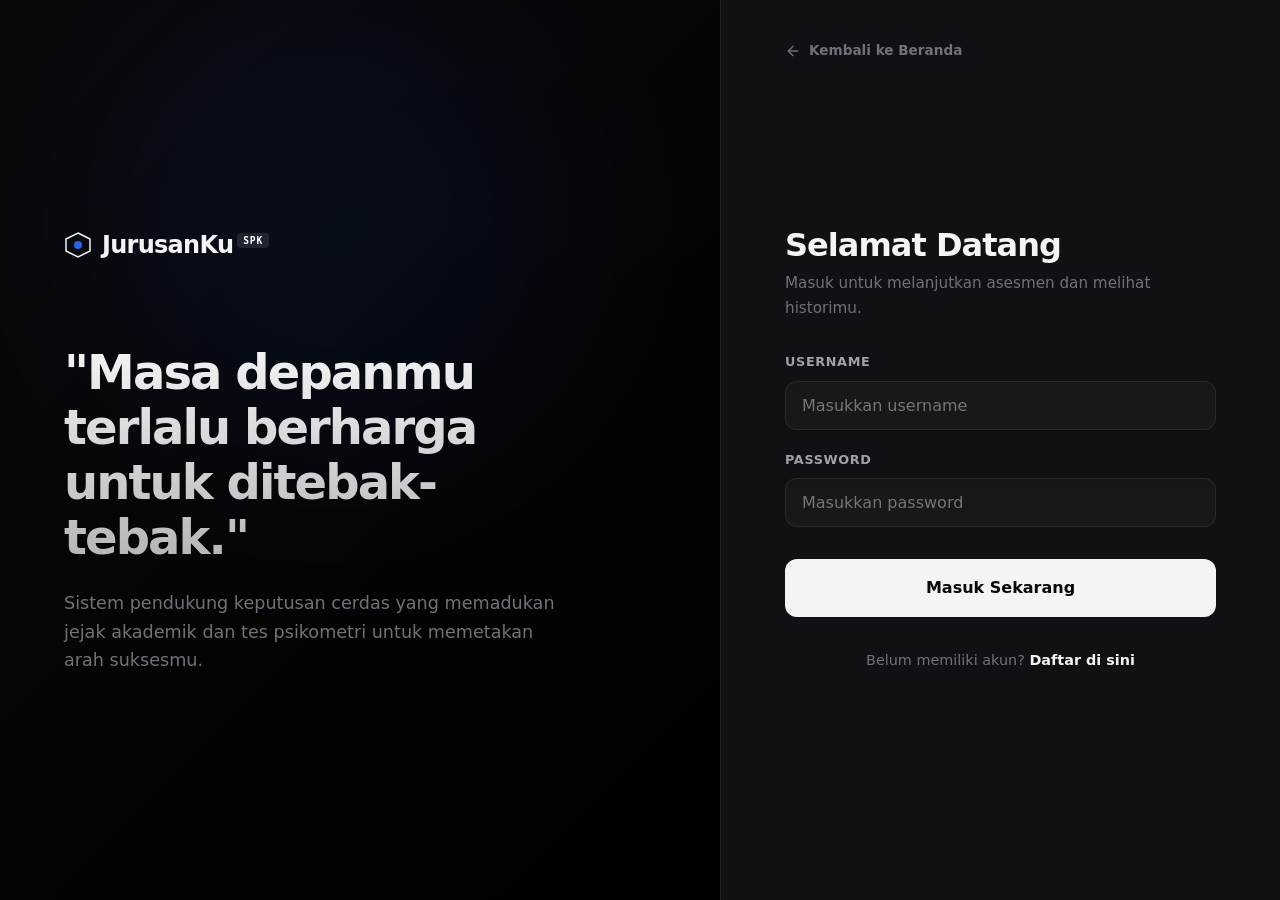
<file: auth.html>
<!DOCTYPE html>
<html lang="id">
<head>
  <meta charset="UTF-8">
  <meta name="viewport" content="width=device-width, initial-scale=1.0">
  <title>Masuk / Daftar - SPK JurusanKu</title>
  
  <!-- Fonts -->
  <link rel="preconnect" href="https://fonts.googleapis.com">
  <link rel="preconnect" href="https://fonts.gstatic.com" crossorigin>
  <link href="https://fonts.googleapis.com/css2?family=Plus+Jakarta+Sans:ital,wght@0,400;0,500;0,600;0,700;0,800;1,400;1,600&family=Space+Mono:ital,wght@0,400;0,700;1,400&display=swap" rel="stylesheet">
  
  <link rel="stylesheet" href="css/style.css">
  
  <style>
    /* Premium Auth Page Styles */
    body {
      margin: 0;
      height: 100vh;
      overflow: hidden;
      display: flex;
      background: var(--bg-base);
    }
    .auth-container {
      display: flex;
      width: 100%;
      height: 100%;
    }
    
    /* Left Side: Branding & Visuals */
    .auth-left {
      flex: 1.2;
      background: linear-gradient(135deg, var(--bg-base) 0%, #000000 100%);
      display: flex;
      flex-direction: column;
      justify-content: center;
      padding: 64px;
      position: relative;
      overflow: hidden;
    }
    :root[data-theme="light"] .auth-left {
      background: linear-gradient(135deg, #f8fafc 0%, #e2e8f0 100%);
    }
    .auth-left::before {
      content: '';
      position: absolute;
      top: -20%; left: -10%;
      width: 800px; height: 800px;
      background: radial-gradient(circle, var(--accent-sapphire) 0%, transparent 60%);
      opacity: 0.12;
      filter: blur(100px);
      animation: pulseGlow 8s ease-in-out infinite alternate;
    }
    @keyframes pulseGlow {
      0% { opacity: 0.08; transform: scale(0.95); }
      100% { opacity: 0.15; transform: scale(1.05); }
    }
    .auth-left-content {
      position: relative;
      z-index: 2;
      max-width: 500px;
    }
    .auth-quote {
      font-size: 3rem;
      font-weight: 800;
      line-height: 1.15;
      margin-bottom: 24px;
      letter-spacing: -0.04em;
      background: linear-gradient(180deg, var(--text-primary) 0%, rgba(255,255,255,0.7) 100%);
      -webkit-background-clip: text;
      -webkit-text-fill-color: transparent;
    }
    :root[data-theme="light"] .auth-quote {
      background: linear-gradient(180deg, var(--text-primary) 0%, rgba(0,0,0,0.6) 100%);
      -webkit-background-clip: text;
    }
    .auth-author {
      font-size: 1.1rem;
      color: var(--text-muted);
      line-height: 1.6;
    }

    /* Right Side: Form Area */
    .auth-right {
      flex: 1;
      max-width: 560px;
      background: var(--bg-elevated);
      padding: 48px 64px;
      display: flex;
      flex-direction: column;
      justify-content: center;
      border-left: 1px solid var(--surface-border);
      position: relative;
    }
    .auth-box {
      width: 100%;
      animation: formFade 0.6s var(--ease-out-expo) forwards;
      opacity: 0;
      transform: translateY(10px);
    }
    @keyframes formFade {
      to { opacity: 1; transform: translateY(0); }
    }
    
    .auth-back {
      position: absolute;
      top: 40px;
      left: 64px;
      color: var(--text-muted);
      text-decoration: none;
      font-size: 0.85rem;
      font-weight: 600;
      display: inline-flex;
      align-items: center;
      gap: 8px;
      transition: all 0.2s;
    }
    .auth-back:hover { 
      color: var(--text-primary);
      transform: translateX(-4px);
    }

    /* Premium Form Elements */
    .auth-title {
      font-size: 2rem;
      font-weight: 700;
      letter-spacing: -0.03em;
      margin-bottom: 8px;
      color: var(--text-primary);
    }
    .auth-subtitle {
      font-size: 0.95rem;
      color: var(--text-muted);
      margin-bottom: 32px;
    }
    
    .premium-group {
      margin-bottom: 20px;
      position: relative;
    }
    .premium-label {
      display: block;
      font-size: 0.8rem;
      font-weight: 600;
      color: var(--text-secondary);
      margin-bottom: 8px;
      text-transform: uppercase;
      letter-spacing: 0.05em;
    }
    .premium-input {
      width: 100%;
      background: var(--bg-card);
      border: 1px solid var(--surface-border);
      color: var(--text-primary);
      padding: 14px 16px;
      border-radius: 12px;
      font-size: 1rem;
      font-family: var(--font-sans);
      transition: all 0.3s var(--ease-out-expo);
      box-shadow: inset 0 2px 4px rgba(0,0,0,0.02);
    }
    .premium-input:focus {
      outline: none;
      border-color: var(--accent-sapphire);
      background: var(--bg-card-hover);
      box-shadow: 0 0 0 4px rgba(37, 99, 235, 0.1);
    }
    .premium-select {
      appearance: none;
      background-image: url('data:image/svg+xml;charset=US-ASCII,<svg width="14" height="8" viewBox="0 0 14 8" fill="none" xmlns="http://www.w3.org/2000/svg"><path d="M1 1L7 7L13 1" stroke="%2364748b" stroke-width="2" stroke-linecap="round" stroke-linejoin="round"/></svg>');
      background-repeat: no-repeat;
      background-position: right 16px center;
    }
    
    .premium-btn {
      width: 100%;
      background: var(--text-primary);
      color: var(--bg-base);
      border: none;
      padding: 16px;
      border-radius: 12px;
      font-size: 1rem;
      font-weight: 600;
      cursor: pointer;
      transition: all 0.3s var(--ease-spring);
      margin-top: 12px;
      position: relative;
      overflow: hidden;
    }
    .premium-btn:hover {
      transform: translateY(-2px);
      box-shadow: 0 8px 20px rgba(0,0,0,0.15);
    }
    .premium-btn:active {
      transform: translateY(0);
    }
    :root[data-theme="light"] .premium-btn {
      background: var(--text-primary);
      color: #fff;
    }
    :root[data-theme="light"] .premium-btn:hover {
      box-shadow: 0 8px 20px rgba(15,23,42,0.2);
    }

    .auth-footer {
      margin-top: 32px;
      text-align: center;
      font-size: 0.9rem;
      color: var(--text-muted);
    }
    .auth-link {
      color: var(--text-primary);
      font-weight: 600;
      text-decoration: none;
      position: relative;
    }
    .auth-link::after {
      content: '';
      position: absolute;
      bottom: -2px; left: 0;
      width: 100%; height: 1px;
      background: var(--text-primary);
      transform: scaleX(0);
      transform-origin: right;
      transition: transform 0.3s var(--ease-out-expo);
    }
    .auth-link:hover::after {
      transform: scaleX(1);
      transform-origin: left;
    }

    .error-badge {
      display: none;
      background: rgba(239, 68, 68, 0.1);
      border: 1px solid rgba(239, 68, 68, 0.2);
      color: #ef4444;
      padding: 12px 16px;
      border-radius: 8px;
      font-size: 0.85rem;
      font-weight: 500;
      margin-bottom: 20px;
      animation: shake 0.4s var(--ease-spring);
    }
    @keyframes shake {
      0%, 100% { transform: translateX(0); }
      25% { transform: translateX(-4px); }
      75% { transform: translateX(4px); }
    }

    @media (max-width: 900px) {
      .auth-left { display: none; }
      .auth-right { max-width: 100%; padding: 32px 24px; border-left: none; }
      .auth-back { left: 24px; top: 24px; }
    }
  </style>
</head>
<body data-theme="dark">
  <div class="auth-container">
    <div class="auth-left">
      <div class="auth-left-content">
        <a href="index.html" class="nav-logo" style="margin-bottom: 80px; display: inline-flex;">
          <span class="logo-mark">
            <svg width="28" height="28" viewBox="0 0 28 28" fill="none">
              <path d="M14 2L26 8V20L14 26L2 20V8L14 2Z" stroke="var(--text-primary)" stroke-width="1.5" fill="none"/>
              <circle cx="14" cy="14" r="4" fill="var(--accent-sapphire)"/>
            </svg>
          </span>
          <span class="logo-text" style="font-size: 1.5rem;">JurusanKu<span class="logo-spk">SPK</span></span>
        </a>
        <div class="auth-quote">"Masa depanmu terlalu berharga untuk ditebak-tebak."</div>
        <div class="auth-author">Sistem pendukung keputusan cerdas yang memadukan jejak akademik dan tes psikometri untuk memetakan arah suksesmu.</div>
      </div>
    </div>
    
    <div class="auth-right">
      <a href="index.html" class="auth-back">
        <svg width="16" height="16" viewBox="0 0 24 24" fill="none" stroke="currentColor" stroke-width="2" stroke-linecap="round" stroke-linejoin="round"><line x1="19" y1="12" x2="5" y2="12"></line><polyline points="12 19 5 12 12 5"></polyline></svg>
        Kembali ke Beranda
      </a>
      
      <!-- LOGIN VIEW -->
      <div id="login-view" class="auth-box">
        <h2 class="auth-title">Selamat Datang</h2>
        <p class="auth-subtitle">Masuk untuk melanjutkan asesmen dan melihat historimu.</p>
        
        <div id="login-error" class="error-badge"></div>
        
        <form id="login-form" onsubmit="handleAuthPageLogin(event)">
          <div class="premium-group">
            <label class="premium-label">Username</label>
            <input type="text" id="login-username" class="premium-input" placeholder="Masukkan username" required autocomplete="username">
          </div>
          <div class="premium-group">
            <label class="premium-label">Password</label>
            <input type="password" id="login-password" class="premium-input" placeholder="Masukkan password" required autocomplete="current-password">
          </div>
          <button type="submit" class="premium-btn">Masuk Sekarang</button>
        </form>
        <div class="auth-footer">
          Belum memiliki akun? <a href="#" class="auth-link" onclick="toggleAuthView('register'); return false;">Daftar di sini</a>
        </div>
      </div>

      <!-- REGISTER VIEW -->
      <div id="register-view" class="auth-box" style="display: none;">
        <h2 class="auth-title">Buat Akun Baru</h2>
        <p class="auth-subtitle">Simpan progress nilaimu dan temukan prodi terbaik.</p>
        
        <div id="reg-error" class="error-badge"></div>
        
        <form id="register-form" onsubmit="handleAuthPageRegister(event)">
          <div class="premium-group">
            <label class="premium-label">Nama Lengkap</label>
            <input type="text" id="reg-name" class="premium-input" placeholder="Misal: Budi Santoso" required autocomplete="name">
          </div>
          <div class="premium-group">
            <label class="premium-label">Jalur Sekolah Asal</label>
            <select id="reg-track" class="premium-input premium-select" required>
              <option value="" disabled selected>Pilih asal sekolah</option>
              <option value="sma_ipa">SMA IPA</option>
              <option value="sma_ips">SMA IPS</option>
              <option value="smk_teknik">SMK Teknik</option>
              <option value="smk_bisnis">SMK Bisnis / Pariwisata</option>
            </select>
          </div>
          <div class="premium-group">
            <label class="premium-label">Username</label>
            <input type="text" id="reg-username" class="premium-input" placeholder="Buat username unik" required autocomplete="username">
          </div>
          <div class="premium-group">
            <label class="premium-label">Password</label>
            <input type="password" id="reg-password" class="premium-input" placeholder="Buat password" required autocomplete="new-password">
          </div>
          <button type="submit" class="premium-btn">Daftar Sekarang</button>
        </form>
        <div class="auth-footer">
          Sudah punya akun? <a href="#" class="auth-link" onclick="toggleAuthView('login'); return false;">Login di sini</a>
        </div>
      </div>
    </div>
  </div>

  <script src="js/auth.js"></script>
  <script>
    document.addEventListener('DOMContentLoaded', () => {
      if (typeof auth !== 'undefined' && auth.getCurrentUser()) {
        window.location.href = 'app.html';
      }
      
      const savedTheme = localStorage.getItem('theme'); // Fixed from spk_theme to theme to match index.html
      if (savedTheme) {
        document.documentElement.setAttribute('data-theme', savedTheme);
      }
    });

    function toggleAuthView(view) {
      const loginView = document.getElementById('login-view');
      const registerView = document.getElementById('register-view');
      
      // Reset animations by cloning
      const resetAnimation = (el) => {
        el.style.animation = 'none';
        el.offsetHeight; // trigger reflow
        el.style.animation = null; 
      };

      if (view === 'login') {
        loginView.style.display = 'block';
        resetAnimation(loginView);
        registerView.style.display = 'none';
      } else {
        loginView.style.display = 'none';
        registerView.style.display = 'block';
        resetAnimation(registerView);
      }
    }

    function handleAuthPageLogin(e) {
      e.preventDefault();
      const userEl = document.getElementById('login-username');
      const passEl = document.getElementById('login-password');
      const errorEl = document.getElementById('login-error');
      
      const res = auth.login(userEl.value, passEl.value);
      if (res.success) {
        window.location.href = 'app.html';
      } else {
        errorEl.textContent = res.message;
        errorEl.style.display = 'block';
        // Re-trigger shake
        errorEl.style.animation = 'none';
        errorEl.offsetHeight;
        errorEl.style.animation = null;
      }
    }

    function handleAuthPageRegister(e) {
      e.preventDefault();
      const nameEl = document.getElementById('reg-name');
      const trackEl = document.getElementById('reg-track');
      const userEl = document.getElementById('reg-username');
      const passEl = document.getElementById('reg-password');
      const errorEl = document.getElementById('reg-error');
      
      const res = auth.register(userEl.value, passEl.value, nameEl.value, trackEl.value);
      if (res.success) {
        window.location.href = 'app.html';
      } else {
        errorEl.textContent = res.message;
        errorEl.style.display = 'block';
        errorEl.style.animation = 'none';
        errorEl.offsetHeight;
        errorEl.style.animation = null;
      }
    }
  </script>
</body>
</html>
</file>
<file: css/style.css>
/* =========================================================
   SPK JurusanKu — Design System
   Dark tech / premium SaaS aesthetic
   DESIGN_VARIANCE: 8 | MOTION_INTENSITY: 7 | VISUAL_DENSITY: 5
   ========================================================= */

/* ── TOKENS ── */
:root {
  --bg-base: #09090b;
  --bg-elevated: #0f1115;
  --bg-card: #18181b;
  --bg-card-hover: #27272a;
  --surface-border: rgba(255,255,255,0.08);
  --surface-border-hover: rgba(255,255,255,0.2);

  /* Taste-Skill LILA Rule: No neon teal/violet. Replaced with premium monochrome/zinc */
  --teal: #ffffff;
  --teal-dim: rgba(255, 255, 255, 0.1);
  --teal-glow: rgba(255, 255, 255, 0.05);
  --violet: #a1a1aa;
  --violet-dim: rgba(161, 161, 170, 0.1);
  --violet-glow: rgba(161, 161, 170, 0.05);

  --text-primary: #f4f4f5;
  --text-secondary: #a1a1aa;
  --text-muted: #71717a;
  --text-accent: #ffffff;
  --accent-sapphire: #2563eb;

  --radius-sm: 8px;
  --radius-md: 12px;
  --radius-lg: 16px;
  --radius-xl: 24px;

  --font-sans: 'Outfit', system-ui, sans-serif;
  --font-mono: 'JetBrains Mono', monospace;

  --shadow-card: 0 4px 20px rgba(0,0,0,0.4);
  /* Radioactive shadows removed per taste-skill */
  --shadow-teal: 0 4px 16px rgba(0, 0, 0, 0.5);
  --shadow-violet: 0 4px 16px rgba(0, 0, 0, 0.5);

  --ease-out-expo: cubic-bezier(0.16, 1, 0.3, 1);
  --ease-spring: cubic-bezier(0.34, 1.56, 0.64, 1);
}

/* ── RESET ── */
*, *::before, *::after { box-sizing: border-box; margin: 0; padding: 0; }
html { font-size: 16px; }
body {
  background: var(--bg-base);
  color: var(--text-primary);
  font-family: var(--font-sans);
  line-height: 1.6;
  overflow-x: hidden;
  -webkit-font-smoothing: antialiased;
}
img, svg { display: block; }
a { color: inherit; text-decoration: none; }
button { cursor: pointer; border: none; background: none; font: inherit; }

/* ── TYPOGRAPHY ── */
h1, h2, h3, h4, h5 { line-height: 1.1; letter-spacing: -0.02em; }
code {
  font-family: var(--font-mono);
  font-size: 0.875em;
  background: rgba(0,212,170,0.1);
  color: var(--teal);
  padding: 0.1em 0.4em;
  border-radius: 4px;
}

/* ── UTILITY ── */
.container { max-width: 1280px; margin: 0 auto; padding: 0 24px; }
.text-center { text-align: center; }
.w-full { width: 100%; }

/* ── BUTTONS ── */
.btn-primary {
  display: inline-flex;
  align-items: center;
  justify-content: center;
  gap: 8px;
  background: var(--accent-sapphire);
  color: #ffffff;
  font-family: var(--font-sans);
  font-weight: 700;
  font-size: 0.9rem;
  letter-spacing: 0.01em;
  padding: 12px 24px;
  border-radius: var(--radius-md);
  transition: transform 0.2s var(--ease-out-expo), box-shadow 0.2s var(--ease-out-expo), filter 0.2s;
  white-space: nowrap;
}
.btn-primary:hover { transform: translateY(-2px); box-shadow: 0 6px 18px rgba(37, 99, 235, 0.25); filter: brightness(1.1); }
.btn-primary:active { transform: translateY(0) scale(0.98); }

.btn-ghost {
  display: inline-flex;
  align-items: center;
  justify-content: center;
  gap: 8px;
  background: transparent;
  color: var(--text-secondary);
  font-family: var(--font-sans);
  font-weight: 500;
  font-size: 0.9rem;
  padding: 12px 24px;
  border-radius: var(--radius-md);
  border: 1px solid var(--surface-border);
  transition: color 0.2s, border-color 0.2s, transform 0.2s var(--ease-out-expo);
  white-space: nowrap;
}
.btn-ghost:hover { color: var(--text-primary); border-color: var(--surface-border-hover); transform: translateY(-1px); }
.btn-ghost:active { transform: scale(0.98); }

.btn-lg { padding: 14px 32px; font-size: 1rem; }
.btn-glow { box-shadow: 0 0 24px rgba(0,212,170,0.25); }

/* ── SECTION TYPOGRAPHY ── */
.section-h2 {
  font-size: clamp(1.75rem, 4vw, 2.75rem);
  font-weight: 800;
  color: var(--text-primary);
  margin-bottom: 1rem;
}
.section-sub {
  font-size: 1.05rem;
  color: var(--text-secondary);
  max-width: 52ch;
  line-height: 1.7;
}

/* ── NAV ── */
.nav {
  position: fixed;
  top: 0;
  left: 0;
  right: 0;
  z-index: 100;
  background: rgba(12,15,20,0.8);
  backdrop-filter: blur(16px);
  -webkit-backdrop-filter: blur(16px);
  border-bottom: 1px solid var(--surface-border);
  transition: background 0.3s, box-shadow 0.3s;
}
.nav.scrolled {
  background: rgba(10,13,20,0.97);
  box-shadow: 0 4px 24px rgba(0,0,0,0.4);
}
.nav-inner {
  max-width: 1280px;
  margin: 0 auto;
  padding: 0 24px;
  height: 68px;
  display: flex;
  align-items: center;
  gap: 32px;
}
.nav-logo {
  display: flex;
  align-items: center;
  gap: 10px;
  text-decoration: none;
}
.logo-mark { flex-shrink: 0; }
.logo-text {
  font-weight: 800;
  font-size: 1.15rem;
  color: var(--text-primary);
  letter-spacing: -0.03em;
}
.logo-spk {
  font-family: var(--font-mono);
  font-size: 0.6rem;
  font-weight: 700;
  color: var(--teal);
  background: var(--teal-dim);
  padding: 2px 6px;
  border-radius: 4px;
  vertical-align: super;
  margin-left: 4px;
  letter-spacing: 0.08em;
}
.nav-links {
  display: flex;
  align-items: center;
  gap: 4px;
  margin-left: 12px;
}
.nav-link {
  font-size: 0.9rem;
  font-weight: 500;
  color: var(--text-secondary);
  padding: 8px 12px;
  border-radius: var(--radius-sm);
  transition: color 0.2s, background 0.2s;
}
.nav-link:hover { color: var(--text-primary); background: rgba(255,255,255,0.05); }
.nav-cta { margin-left: auto; }
.nav-hamburger {
  display: none;
  flex-direction: column;
  gap: 5px;
  padding: 8px;
  margin-left: auto;
}
.nav-hamburger span {
  display: block;
  width: 22px;
  height: 2px;
  background: var(--text-secondary);
  border-radius: 2px;
  transition: transform 0.3s, opacity 0.3s;
}
.nav-hamburger.open span:first-child { transform: translateY(7px) rotate(45deg); }
.nav-hamburger.open span:last-child { transform: translateY(-7px) rotate(-45deg); }
.nav-mobile {
  display: none;
  flex-direction: column;
  gap: 4px;
  padding: 16px 24px 20px;
  border-top: 1px solid var(--surface-border);
}
.nav-mobile.open { display: flex; }
.nav-mobile-link {
  font-size: 1rem;
  font-weight: 500;
  color: var(--text-secondary);
  padding: 10px 0;
  transition: color 0.2s;
}
.nav-mobile-link:hover { color: var(--text-primary); }

@media (max-width: 768px) {
  .nav-links, .nav-cta { display: none; }
  .nav-hamburger { display: flex; }
}

/* ── HERO ── */
.hero {
  position: relative;
  min-height: 100dvh;
  display: flex;
  flex-direction: column;
  justify-content: center;
  padding-top: 68px;
  overflow: hidden;
}
.hero-bg {
  position: absolute;
  inset: 0;
  pointer-events: none;
  z-index: 0;
  background: radial-gradient(circle at 50% 0%, rgba(37, 99, 235, 0.08) 0%, transparent 60%);
}
/* hero-blob removed per taste-skill §4.0D */
.hero-grid {
  position: absolute;
  inset: 0;
  background-image:
    linear-gradient(rgba(255,255,255,0.02) 1px, transparent 1px),
    linear-gradient(90deg, rgba(255,255,255,0.02) 1px, transparent 1px);
  background-size: 60px 60px;
}

.hero-inner {
  position: relative;
  z-index: 1;
  max-width: 1280px;
  margin: 0 auto;
  padding: 80px 24px 64px;
  display: grid;
  grid-template-columns: 1fr 1fr;
  gap: 80px;
  align-items: center;
}
/* Hero content is left-aligned — no text-center */
.hero-content {
  text-align: left;
}

/* hero-badge removed per taste-skill eyebrow restraint */
.badge-dot {
  width: 6px;
  height: 6px;
  background: var(--teal);
  border-radius: 50%;
  animation: pulse 2s ease-in-out infinite;
}
@keyframes pulse {
  0%, 100% { opacity: 1; transform: scale(1); }
  50% { opacity: 0.5; transform: scale(0.8); }
}
@media (prefers-reduced-motion: reduce) {
  .badge-dot { animation: none; }
}

.hero-h1 {
  font-size: clamp(2.5rem, 6vw, 4.5rem);
  font-weight: 900;
  line-height: 1.05;
  letter-spacing: -0.04em;
  color: var(--text-primary);
  margin-bottom: 20px;
}
/* Taste-skill §4.1: Emphasis Rule (No text gradients, use italic) */
.hero-accent {
  font-style: italic;
  color: var(--teal);
}
.hero-sub {
  font-size: 1.05rem;
  color: var(--text-secondary);
  line-height: 1.7;
  max-width: 46ch;
  margin-bottom: 32px;
}
.hero-ctas {
  display: flex;
  align-items: center;
  gap: 12px;
  flex-wrap: wrap;
}

/* Hero visual: card stack */
.hero-visual { position: relative; }
.hero-card-stack {
  position: relative;
  display: flex;
  flex-direction: column;
  gap: 12px;
  max-width: 380px;
  margin: 0 auto;
}
.rank-card {
  border-radius: var(--radius-lg);
  padding: 16px 20px;
  border: 1px solid var(--surface-border);
  transition: transform 0.4s var(--ease-out-expo);
}
.rank-card-bg {
  background: var(--bg-card);
  opacity: 0.7;
  transform: scale(0.97);
}
.rank-card-top {
  background: linear-gradient(135deg, #1a2535 0%, #1e2d3e 100%);
  border-color: rgba(0,212,170,0.3);
  box-shadow: var(--shadow-teal);
  position: relative;
  overflow: hidden;
}
.rank-card-top::before {
  content: '';
  position: absolute;
  top: 0; left: 0; right: 0;
  height: 1px;
  background: linear-gradient(90deg, transparent, var(--teal), transparent);
}
.rank-crown {
  color: var(--teal);
  margin-bottom: 4px;
}
.rank-num {
  font-family: var(--font-mono);
  font-size: 0.75rem;
  color: var(--text-muted);
  margin-bottom: 6px;
  font-weight: 700;
}
.rank-1-num { color: var(--teal); font-size: 0.85rem; }
.rank-info { display: flex; justify-content: space-between; align-items: baseline; margin-bottom: 10px; }
.rank-title { font-weight: 600; font-size: 0.9rem; }
.rank-1-title { font-weight: 700; font-size: 1rem; color: var(--text-primary); }
.rank-score { font-family: var(--font-mono); font-size: 0.85rem; color: var(--text-muted); }
.rank-1-score { color: var(--teal); font-size: 1rem; font-weight: 700; }
.rank-score-unit { font-size: 0.7em; opacity: 0.6; }
.rank-bar { height: 3px; background: rgba(255,255,255,0.08); border-radius: 100px; overflow: hidden; }
.rank-bar-fill { height: 100%; background: var(--text-muted); border-radius: 100px; transition: width 1.5s var(--ease-out-expo); }
.rank-1-fill { background: linear-gradient(90deg, var(--teal), var(--violet)); }
.rank-reason {
  font-family: var(--font-mono);
  font-size: 0.68rem;
  color: var(--teal);
  margin-top: 10px;
  opacity: 0.8;
}

/* Stat band — standalone strip below hero */
.stat-band {
  background: var(--bg-elevated);
  border-top: 1px solid var(--surface-border);
  border-bottom: 1px solid var(--surface-border);
}
.hero-stats {
  position: relative;
  z-index: 1;
  max-width: 1280px;
  margin: 0 auto;
  padding: 0 24px;
  display: flex;
  align-items: center;
  gap: 0;
}
.stat-item {
  flex: 1;
  text-align: center;
  padding: 28px 16px;
}
.stat-num {
  font-size: 2rem;
  font-weight: 900;
  font-family: var(--font-mono);
  color: var(--accent-primary);
  letter-spacing: -0.04em;
  line-height: 1;
  margin-bottom: 4px;
}
.stat-label {
  font-size: 0.8rem;
  color: var(--text-muted);
  font-weight: 500;
}
.stat-divider {
  width: 1px;
  height: 40px;
  background: var(--surface-border);
  flex-shrink: 0;
}

@media (max-width: 1024px) {
  .hero-inner { grid-template-columns: 1fr; gap: 48px; padding-top: 48px; }
  .hero-visual { display: none; }
}
@media (max-width: 640px) {
  .hero-stats { flex-wrap: wrap; }
  .stat-divider { display: none; }
  .stat-item { flex: 0 0 50%; }
}

/* ── SECTION HOW ── */
.section-how {
  padding: 100px 0;
  background: var(--bg-base);
}
.section-how .section-h2 { margin-bottom: 12px; }
.section-how .section-sub { margin-bottom: 56px; }

.steps-track {
  display: flex;
  flex-direction: column;
  gap: 0;
}
.step-item {
  display: grid;
  grid-template-columns: 80px 1fr;
  gap: 24px;
  padding-bottom: 40px;
}
.step-num-wrap {
  display: flex;
  flex-direction: column;
  align-items: center;
  gap: 0;
}
.step-num {
  width: 48px;
  height: 48px;
  border-radius: var(--radius-md);
  background: var(--bg-card);
  border: 1px solid var(--surface-border);
  display: flex;
  align-items: center;
  justify-content: center;
  font-family: var(--font-mono);
  font-size: 0.8rem;
  font-weight: 700;
  color: var(--teal);
  flex-shrink: 0;
}
.step-connector {
  width: 1px;
  flex: 1;
  min-height: 24px;
  background: var(--surface-border);
  margin-top: 8px;
}
.step-body { padding-top: 10px; }
.step-title {
  font-size: 1.1rem;
  font-weight: 700;
  color: var(--text-primary);
  margin-bottom: 8px;
}
.step-desc {
  font-size: 0.95rem;
  color: var(--text-secondary);
  line-height: 1.65;
  max-width: 52ch;
}

@media (max-width: 640px) {
  .step-item { grid-template-columns: 56px 1fr; gap: 16px; }
}

/* ── SECTION FEATURES (BENTO) ── */
.section-features {
  padding: 100px 0;
  background: var(--bg-elevated);
}
.section-features .section-h2 { margin-bottom: 48px; }

.bento-grid {
  display: grid;
  grid-template-columns: repeat(3, 1fr);
  grid-template-rows: auto auto;
  gap: 16px;
}
.bento-cell {
  background: var(--bg-card);
  border: 1px solid var(--surface-border);
  border-radius: var(--radius-xl);
  padding: 28px;
  transition: border-color 0.3s, box-shadow 0.3s, transform 0.3s var(--ease-out-expo);
}
.bento-cell:hover {
  border-color: rgba(37, 99, 235, 0.3);
  box-shadow: 0 8px 30px rgba(37, 99, 235, 0.12);
  transform: translateY(-2px);
}
.bento-large { grid-column: span 2; }
.bento-wide { grid-column: span 2; }
.bento-dark { background: #0c1118; }
/* Prodi cell: indigo gradient tint for visual diversity */
.bento-prodi-cell {
  background: linear-gradient(135deg, rgba(99,102,241,0.12) 0%, rgba(59,130,246,0.08) 100%);
  border-color: rgba(99,102,241,0.25);
  position: relative;
  overflow: hidden;
}
.bento-prodi-cell::before {
  content: '';
  position: absolute;
  top: -30px; right: -30px;
  width: 140px; height: 140px;
  border-radius: 50%;
  background: radial-gradient(circle, rgba(99,102,241,0.15), transparent 70%);
  pointer-events: none;
}
/* Image cell for abstract UI */
.bento-image-cell {
  position: relative;
  overflow: hidden;
  padding: 0; /* Image takes full space */
  display: flex;
  align-items: center;
  justify-content: center;
}
.bento-image-cell img {
  width: 100%;
  height: 100%;
  object-fit: cover;
  transition: transform 0.5s var(--ease-out-expo);
}
.bento-cell:hover .bento-image-cell img {
  transform: scale(1.05);
}

.bento-icon-wrap {
  width: 44px;
  height: 44px;
  border-radius: var(--radius-md);
  display: flex;
  align-items: center;
  justify-content: center;
  margin-bottom: 16px;
}
.bento-icon-wrap.teal { background: var(--teal-dim); color: var(--teal); }
.bento-icon-wrap.violet { background: var(--violet-dim); color: #a78bfa; }

.bento-title {
  font-size: 1.1rem;
  font-weight: 700;
  color: var(--text-primary);
  margin-bottom: 8px;
  letter-spacing: -0.02em;
}
.bento-desc {
  font-size: 0.9rem;
  color: var(--text-secondary);
  line-height: 1.65;
}

.audit-preview {
  display: flex;
  gap: 6px;
  margin-top: 20px;
  flex-wrap: wrap;
}
.audit-tab {
  font-family: var(--font-mono);
  font-size: 0.7rem;
  font-weight: 500;
  color: var(--text-muted);
  padding: 4px 10px;
  border-radius: 100px;
  border: 1px solid var(--surface-border);
  background: var(--bg-base);
}
.audit-tab.active-tab {
  color: var(--teal);
  border-color: rgba(0,212,170,0.4);
  background: var(--teal-dim);
}

.bento-track-visual {
  display: flex;
  flex-wrap: wrap;
  gap: 6px;
  margin-bottom: 16px;
}
.track-chip {
  font-size: 0.75rem;
  font-weight: 600;
  color: var(--text-muted);
  padding: 4px 10px;
  border-radius: var(--radius-sm);
  border: 1px solid var(--surface-border);
  background: var(--bg-base);
  transition: all 0.2s;
}
.track-chip.active-chip {
  color: var(--teal);
  border-color: rgba(0,212,170,0.4);
  background: var(--teal-dim);
}

.prodi-count {
  display: flex;
  align-items: baseline;
  gap: 8px;
  margin-bottom: 12px;
}
.prodi-num {
  font-size: 4.5rem;
  font-weight: 900;
  font-family: var(--font-mono);
  background: linear-gradient(135deg, #6366f1 0%, #3b82f6 100%);
  -webkit-background-clip: text;
  -webkit-text-fill-color: transparent;
  background-clip: text;
  letter-spacing: -0.05em;
  line-height: 1;
}
.prodi-label {
  font-size: 1.1rem;
  font-weight: 700;
  color: var(--text-muted);
}

.reason-preview {
  display: flex;
  gap: 6px;
  margin-top: 16px;
  flex-wrap: wrap;
}
.reason-tag {
  font-family: var(--font-mono);
  font-size: 0.7rem;
  color: #a78bfa;
  padding: 4px 10px;
  border-radius: 100px;
  background: var(--violet-dim);
  border: 1px solid rgba(124,58,237,0.25);
}

@media (max-width: 1024px) {
  .bento-grid { grid-template-columns: repeat(2, 1fr); }
  .bento-large { grid-column: span 2; }
  .bento-wide { grid-column: span 2; }
}
@media (max-width: 640px) {
  .bento-grid { grid-template-columns: 1fr; }
  .bento-large, .bento-wide { grid-column: span 1; }
}

/* ── SECTION MATH ── */
.section-math {
  padding: 100px 0;
  background: var(--bg-base);
}
/* Single eyebrow on the page \u2014 taste-skill §4.7: max 1 per 3 sections */
.math-eyebrow {
  font-family: var(--font-mono);
  font-size: 0.7rem;
  font-weight: 600;
  letter-spacing: 0.14em;
  text-transform: uppercase;
  color: var(--accent-primary);
  margin-bottom: 14px;
  opacity: 0.75;
}

.math-split {
  display: grid;
  grid-template-columns: 1fr 1fr;
  gap: 64px;
  align-items: start;
}
.math-left .section-sub { margin-bottom: 40px; }

.math-steps { display: flex; flex-direction: column; gap: 4px; }
.math-step {
  display: flex;
  gap: 16px;
  align-items: flex-start;
  padding: 16px;
  border-radius: var(--radius-md);
  border: 1px solid transparent;
  transition: background 0.2s, border-color 0.2s;
}
.math-step:hover { background: var(--bg-card); border-color: var(--surface-border); }
.active-math-step {
  background: linear-gradient(135deg, var(--teal-dim), var(--violet-dim));
  border-color: rgba(59, 130, 246, 0.25);
}
.math-step-num {
  width: 36px;
  height: 36px;
  border-radius: var(--radius-sm);
  background: var(--bg-card);
  border: 1px solid var(--surface-border);
  display: flex;
  align-items: center;
  justify-content: center;
  font-family: var(--font-mono);
  font-size: 0.8rem;
  font-weight: 700;
  color: var(--text-muted);
  flex-shrink: 0;
}
.teal-num { color: var(--teal); background: var(--teal-dim); border-color: rgba(59,130,246,0.25); }
.math-step-body h4 {
  font-size: 0.95rem;
  font-weight: 700;
  color: var(--text-primary);
  margin-bottom: 4px;
}
.math-step-body p {
  font-size: 0.85rem;
  color: var(--text-secondary);
  line-height: 1.6;
}

/* Formula card */
.formula-card {
  background: var(--bg-card);
  border: 1px solid var(--surface-border);
  border-radius: var(--radius-xl);
  padding: 28px;
  box-shadow: var(--shadow-card);
}
.formula-card-header {
  display: flex;
  justify-content: space-between;
  align-items: center;
  margin-bottom: 20px;
  padding-bottom: 16px;
  border-bottom: 1px solid var(--surface-border);
}
.mono-label {
  font-family: var(--font-mono);
  font-size: 0.7rem;
  font-weight: 700;
  letter-spacing: 0.1em;
  color: var(--teal);
}
.student-name-badge {
  font-size: 0.78rem;
  font-weight: 600;
  color: var(--text-muted);
  background: var(--bg-base);
  padding: 4px 10px;
  border-radius: 100px;
  border: 1px solid var(--surface-border);
}

.profile-vector { margin-bottom: 20px; }
.vector-label {
  font-size: 0.78rem;
  color: var(--text-muted);
  margin-bottom: 10px;
  font-family: var(--font-mono);
}
.vector-chips { display: flex; gap: 6px; flex-wrap: wrap; }
.v-chip {
  flex: 1;
  min-width: 44px;
  background: var(--bg-base);
  border: 1px solid var(--surface-border);
  border-radius: var(--radius-sm);
  padding: 8px 6px;
  text-align: center;
  font-size: 0.7rem;
  color: var(--text-muted);
  line-height: 1.6;
}
.v-chip strong { color: var(--text-primary); font-size: 1rem; display: block; }
.v-sub { font-family: var(--font-mono); font-size: 0.6rem; }
.teal-chip { border-color: rgba(59,130,246,0.25); background: var(--teal-dim); color: var(--teal); }
.teal-chip strong { color: var(--teal); }

.gap-table-wrap { margin-bottom: 20px; }
.gap-table-label {
  font-size: 0.75rem;
  font-weight: 600;
  color: var(--text-muted);
  margin-bottom: 10px;
  font-family: var(--font-mono);
}
.gap-table {
  width: 100%;
  border-collapse: collapse;
  font-size: 0.8rem;
}
.gap-table th {
  font-family: var(--font-mono);
  font-size: 0.65rem;
  font-weight: 700;
  letter-spacing: 0.05em;
  color: var(--text-muted);
  text-align: left;
  padding: 6px 8px;
  border-bottom: 1px solid var(--surface-border);
}
.gap-table td {
  padding: 7px 8px;
  color: var(--text-secondary);
  border-bottom: 1px solid rgba(255,255,255,0.04);
}
.gap-table td:first-child { font-family: var(--font-mono); font-size: 0.72rem; }
.gap-zero { color: var(--teal); font-weight: 700; font-family: var(--font-mono); }
.gap-pos { color: #60a5fa; font-weight: 700; font-family: var(--font-mono); }
.gap-neg { color: #f87171; font-weight: 700; font-family: var(--font-mono); }
.bobot-val { font-family: var(--font-mono); font-weight: 700; color: var(--text-primary); }

.badge-cf {
  display: inline-block;
  font-family: var(--font-mono);
  font-size: 0.62rem;
  font-weight: 700;
  color: var(--teal);
  background: var(--teal-dim);
  padding: 2px 6px;
  border-radius: 4px;
  border: 1px solid rgba(0,212,170,0.25);
}
.badge-sf {
  display: inline-block;
  font-family: var(--font-mono);
  font-size: 0.62rem;
  font-weight: 700;
  color: #a78bfa;
  background: var(--violet-dim);
  padding: 2px 6px;
  border-radius: 4px;
  border: 1px solid rgba(124,58,237,0.25);
}

.formula-result-row {
  display: grid;
  grid-template-columns: 1fr 1fr;
  gap: 12px;
  margin-bottom: 16px;
}
.formula-block {
  background: var(--bg-base);
  border-radius: var(--radius-md);
  padding: 14px;
  border: 1px solid var(--surface-border);
}
.formula-label {
  font-family: var(--font-mono);
  font-size: 0.68rem;
  font-weight: 700;
  letter-spacing: 0.06em;
  color: var(--text-muted);
  margin-bottom: 6px;
}
.formula-eq {
  font-family: var(--font-mono);
  font-size: 0.75rem;
  color: var(--text-secondary);
  line-height: 1.6;
}
.formula-eq strong { color: var(--teal); }

.final-score-box {
  background: linear-gradient(135deg, var(--teal-dim), var(--violet-dim));
  border: 1px solid rgba(59, 130, 246, 0.25);
  border-radius: var(--radius-lg);
  padding: 20px;
  text-align: center;
}
.final-score-label {
  font-family: var(--font-mono);
  font-size: 0.7rem;
  letter-spacing: 0.1em;
  color: var(--text-muted);
  margin-bottom: 4px;
}
.final-score-eq {
  font-family: var(--font-mono);
  font-size: 0.78rem;
  color: var(--text-secondary);
  margin-bottom: 8px;
}
.final-score-val {
  font-family: var(--font-mono);
  font-size: 2.4rem;
  font-weight: 900;
  color: var(--teal);
  letter-spacing: -0.04em;
  line-height: 1;
  margin-bottom: 6px;
}
.final-score-rank {
  font-size: 0.82rem;
  font-weight: 600;
  color: var(--text-secondary);
}

@media (max-width: 1024px) {
  .math-split { grid-template-columns: 1fr; gap: 48px; }
}

/* ── CTA SECTION — full-bleed horizontal strip ── */
.section-cta {
  background: var(--bg-elevated);
  border-top: 1px solid var(--surface-border);
  border-bottom: 1px solid var(--surface-border);
}
.cta-strip {
  max-width: 1280px;
  margin: 0 auto;
  padding: 72px 24px;
  display: flex;
  align-items: center;
  justify-content: space-between;
  gap: 48px;
}
.cta-strip-left {
  flex: 1;
  min-width: 0;
}
.cta-strip-right {
  flex-shrink: 0;
}
.cta-h2 {
  font-size: clamp(1.6rem, 3.5vw, 2.25rem);
  font-weight: 900;
  letter-spacing: -0.03em;
  margin-bottom: 8px;
}
.cta-sub {
  font-size: 1rem;
  color: var(--text-secondary);
  max-width: 52ch;
  line-height: 1.65;
}
@media (max-width: 768px) {
  .cta-strip { flex-direction: column; align-items: flex-start; gap: 24px; padding: 48px 24px; }
}

/* ── FOOTER ── */
.footer {
  border-top: 1px solid var(--surface-border);
  padding: 32px 0;
}
.footer-inner {
  max-width: 1280px;
  margin: 0 auto;
  padding: 0 24px;
  display: flex;
  justify-content: space-between;
  align-items: center;
  gap: 16px;
  flex-wrap: wrap;
}
.footer-tagline {
  font-size: 0.82rem;
  color: var(--text-muted);
  margin-top: 4px;
  max-width: 40ch;
}
.footer-meta {
  display: flex;
  align-items: center;
  gap: 10px;
  font-family: var(--font-mono);
  font-size: 0.72rem;
  color: var(--text-muted);
}
.footer-divider { opacity: 0.4; }

/* ── SCROLL REVEAL ANIMATION ── */
.reveal-item {
  opacity: 0;
  transform: translateY(28px);
  /* Entry transition: slow & expressive coming in */
  transition: opacity 0.65s var(--ease-out-expo), transform 0.65s var(--ease-out-expo);
  will-change: opacity, transform;
}
.reveal-item.revealed {
  opacity: 1;
  transform: translateY(0);
  /* Exit transition: quicker fade-up when scrolling back */
  transition: opacity 0.35s ease-in, transform 0.35s ease-in;
}
@media (prefers-reduced-motion: reduce) {
  .reveal-item, .reveal-item.revealed { opacity: 1; transform: none; transition: none; }
}


/* ── MODALS ── */
.modal-overlay {
  position: fixed;
  inset: 0;
  background: rgba(0, 0, 0, 0.6);
  backdrop-filter: blur(8px);
  -webkit-backdrop-filter: blur(8px);
  z-index: 1000;
  display: flex;
  align-items: center;
  justify-content: center;
  padding: 24px;
}
.modal-content {
  background: var(--bg-card);
  border: 1px solid var(--surface-border);
  border-radius: var(--radius-xl);
  padding: 32px;
  width: 100%;
  max-width: 420px;
  position: relative;
  box-shadow: 0 24px 48px rgba(0,0,0,0.5);
  animation: modalFadeIn 0.3s var(--ease-out-expo);
}
@keyframes modalFadeIn {
  from { opacity: 0; transform: translateY(20px) scale(0.95); }
  to { opacity: 1; transform: translateY(0) scale(1); }
}

/* Multi-Semester Inputs */
.multi-input-row {
  display: grid;
  grid-template-columns: repeat(3, 1fr);
  gap: 12px;
  margin-top: 8px;
}
.average-badge {
  display: inline-block;
  margin-left: 12px;
  padding: 4px 10px;
  background: var(--bg-card-hover);
  border: 1px solid var(--surface-border);
  border-radius: 4px;
  font-size: 0.8rem;
  font-family: var(--font-mono);
  color: var(--accent-sapphire);
  font-weight: 600;
  vertical-align: middle;
}

.modal-close {
  position: absolute;
  top: 16px;
  right: 16px;
  background: none;
  border: none;
  color: var(--text-muted);
  font-size: 1.5rem;
  cursor: pointer;
  transition: color 0.2s;
}
.modal-close:hover { color: var(--text-primary); }
.modal-title { font-size: 1.5rem; font-weight: 800; margin-bottom: 8px; }
.modal-subtitle { color: var(--text-secondary); font-size: 0.9rem; margin-bottom: 24px; }
.modal-footer { margin-top: 24px; text-align: center; font-size: 0.85rem; color: var(--text-secondary); }
.modal-footer a { color: var(--accent-sapphire); font-weight: 600; }
.error-text { color: #ef4444; font-size: 0.85rem; margin-top: 8px; }

/* =========================================================
   LIGHT MODE SYSTEM & VARIABLES OVERRIDES
   ========================================================= */
:root[data-theme="light"] {
  --bg-base: #f8fafc;
  --bg-elevated: #ffffff;
  --bg-card: #ffffff;
  --bg-card-hover: #f1f5f9;
  --surface-border: rgba(0,0,0,0.06);
  --surface-border-hover: rgba(37, 99, 235, 0.25);

  /* Taste-Skill synced: Monochrome accents for light mode */
  --teal: #09090b; /* Pure dark for primary text/icons */
  --teal-dim: rgba(9, 9, 11, 0.05);
  --teal-glow: rgba(9, 9, 11, 0.02);
  --violet: #71717a; /* Muted zinc for secondary elements */
  --violet-dim: rgba(113, 113, 122, 0.05);
  --violet-glow: rgba(113, 113, 122, 0.02);

  --text-primary: #0f172a;
  --text-secondary: #475569;
  --text-muted: #64748b;
  --text-accent: #09090b;
  --accent-sapphire: #2563eb; /* Maintain sapphire as the true intent color */

  --shadow-card: 0 4px 16px rgba(15,23,42,0.04);
  /* Neutral shadows */
  --shadow-teal: 0 4px 12px rgba(0, 0, 0, 0.05);
  --shadow-violet: 0 4px 12px rgba(0, 0, 0, 0.05);
}

/* Light mode adjustments for elements with hardcoded dark values */
:root[data-theme="light"] .nav {
  background: rgba(244,246,249,0.85);
  border-bottom: 1px solid rgba(0,0,0,0.08);
}
:root[data-theme="light"] .nav.scrolled {
  background: rgba(255, 255, 255, 0.95);
  box-shadow: 0 4px 24px rgba(0, 0, 0, 0.05);
}
:root[data-theme="light"] .nav-mobile {
  background: #f4f6f9;
}
:root[data-theme="light"] .nav-link:hover {
  background: rgba(0,0,0,0.04);
}
:root[data-theme="light"] .hero-bg {
  opacity: 0.2; /* Slightly increased for radial glow visibility */
}
:root[data-theme="light"] .rank-card-bg {
  background: linear-gradient(135deg, #ffffff 0%, #f1f5f9 100%);
  border: 1px solid rgba(0,0,0,0.06);
}
:root[data-theme="light"] .rank-card-top {
  background: #ffffff;
  border: 1px solid rgba(37,99,235,0.2);
  box-shadow: 0 10px 30px rgba(37,99,235,0.06);
}
:root[data-theme="light"] .rank-num {
  color: #64748b;
}
:root[data-theme="light"] .rank-reason {
  background: rgba(37,99,235,0.05);
  color: #2563eb;
}
:root[data-theme="light"] .bento-dark {
  background: #ffffff;
  border: 1px solid rgba(0,0,0,0.08);
}
:root[data-theme="light"] .formula-card {
  background: #ffffff;
  border: 1px solid rgba(0,0,0,0.08);
  box-shadow: 0 10px 30px rgba(0,0,0,0.04);
}
:root[data-theme="light"] .profile-vector {
  background: #f8fafc;
  border: 1px solid rgba(0,0,0,0.06);
}
:root[data-theme="light"] .v-chip {
  background: #ffffff;
  border: 1px solid rgba(0,0,0,0.08);
}
:root[data-theme="light"] .gap-table-wrap {
  border: 1px solid rgba(0,0,0,0.06);
}
:root[data-theme="light"] .gap-table th {
  background: #f1f5f9;
}
:root[data-theme="light"] .gap-table tr {
  border-bottom-color: rgba(0,0,0,0.06);
}
:root[data-theme="light"] .final-score-box {
  background: #f8fafc;
  border: 1px solid rgba(37,99,235,0.15);
}
:root[data-theme="light"] .bento-icon-wrap.violet {
  color: var(--violet);
}
:root[data-theme="light"] .step-connector {
  background: rgba(0,0,0,0.08);
}
:root[data-theme="light"] .step-num {
  background: #ffffff;
  border-color: rgba(0,0,0,0.08);
  color: #475569;
}
:root[data-theme="light"] .step-item.revealed .step-num {
  border-color: var(--teal);
  color: var(--teal);
}

/* App.html light mode adjustments */
:root[data-theme="light"] .stepper {
  background: #ffffff;
  border-bottom: 1px solid rgba(0,0,0,0.08);
}
:root[data-theme="light"] .ranking-podium-card {
  background: linear-gradient(135deg, #ffffff 0%, #f1f5f9 100%);
  border: 1px solid rgba(0,0,0,0.06);
  box-shadow: 0 4px 20px rgba(0,0,0,0.04);
}
:root[data-theme="light"] .ranking-podium-card.podium-1 {
  border-color: rgba(0,212,170,0.25);
  box-shadow: 0 10px 30px rgba(0,212,170,0.08);
}
:root[data-theme="light"] .ranking-table-wrap {
  border: 1px solid rgba(0,0,0,0.06);
  background: #ffffff;
}
:root[data-theme="light"] .ranking-table th, 
:root[data-theme="light"] .audit-table th {
  background: #f1f5f9;
  border-bottom: 2px solid rgba(0,0,0,0.08);
}
:root[data-theme="light"] .ranking-table tr, 
:root[data-theme="light"] .audit-table tr {
  border-bottom: 1px solid rgba(0,0,0,0.06);
}
:root[data-theme="light"] .ranking-table tr:hover, 
:root[data-theme="light"] .audit-table tr:hover {
  background: #f8fafc;
}
:root[data-theme="light"] .track-card {
  background: #ffffff;
  border: 1px solid rgba(0,0,0,0.08);
}
:root[data-theme="light"] .track-card:hover {
  border-color: rgba(0,212,170,0.4);
}
:root[data-theme="light"] .track-card.selected {
  border-color: var(--teal);
  background: rgba(0,212,170,0.04);
}
:root[data-theme="light"] .form-input,
:root[data-theme="light"] .form-select {
  background-color: #ffffff;
  border-color: rgba(0,0,0,0.12);
  color: var(--text-primary);
}
:root[data-theme="light"] .input-unit {
  color: #64748b;
  border-left-color: rgba(0,0,0,0.12);
}
:root[data-theme="light"] .likert-question {
  background: #ffffff;
  border: 1px solid rgba(0,0,0,0.06);
}
:root[data-theme="light"] .likert-question:hover {
  border-color: rgba(0,0,0,0.1);
  background: #fafafa;
}
:root[data-theme="light"] .radio-circle {
  border-color: rgba(0,0,0,0.12);
  background: #ffffff;
  color: #64748b;
}
:root[data-theme="light"] .likert-radio-btn input:checked + .radio-circle {
  background: var(--teal);
  border-color: var(--teal);
  color: #ffffff;
}
:root[data-theme="light"] .likert-q-num {
  background: #f1f5f9;
  color: #475569;
}
:root[data-theme="light"] .dimension-header {
  border-bottom: 2px solid rgba(0,0,0,0.06);
}
:root[data-theme="light"] .dimension-icon {
  background: var(--teal-dim);
  color: var(--teal);
}
:root[data-theme="light"] .dimension-icon.violet {
  background: var(--violet-dim);
  color: var(--violet);
}
:root[data-theme="light"] .result-tab {
  border-bottom: 2px solid transparent;
  color: #64748b;
}
:root[data-theme="light"] .result-tab:hover {
  color: #0f172a;
}
:root[data-theme="light"] .result-tab.active {
  border-bottom-color: var(--teal);
  color: #0f172a;
}
:root[data-theme="light"] .reason-box {
  background: rgba(0,212,170,0.04);
  border: 1px solid rgba(0,212,170,0.15);
}
:root[data-theme="light"] .btn-export {
  background: #ffffff;
  border-color: rgba(0,0,0,0.12);
  color: #475569;
}
:root[data-theme="light"] .btn-export:hover {
  background: #f8fafc;
  color: #0f172a;
}
:root[data-theme="light"] .btn-export.btn-excel {
  color: #059669;
  border-color: rgba(5,150,105,0.25);
  background: rgba(5,150,105,0.03);
}
:root[data-theme="light"] .btn-export.btn-excel:hover {
  background: rgba(5,150,105,0.08);
}
:root[data-theme="light"] .gap-zero {
  background: var(--teal-dim);
  color: var(--teal);
}
:root[data-theme="light"] .gap-pos {
  background: rgba(37,99,235,0.05);
  color: #1d4ed8;
}
:root[data-theme="light"] .gap-neg {
  background: rgba(220,38,38,0.05);
  color: #b91c1c;
}
:root[data-theme="light"] .map-preview.visible {
  border-color: rgba(0,0,0,0.06);
}
:root[data-theme="light"] .map-5 { background: var(--teal-dim); color: var(--teal); }
:root[data-theme="light"] .map-4 { background: rgba(29,78,216,0.08); color: #1d4ed8; }
:root[data-theme="light"] .map-3 { background: rgba(180,83,9,0.08); color: #b45309; }
:root[data-theme="light"] .map-2 { background: rgba(185,28,28,0.08); color: #b91c1c; }
:root[data-theme="light"] .map-1 { background: rgba(185,28,28,0.08); color: #b91c1c; }

/* ── THEME TOGGLE BUTTON ── */
.theme-toggle {
  display: flex;
  align-items: center;
  justify-content: center;
  width: 40px;
  height: 40px;
  border-radius: var(--radius-md);
  border: 1px solid var(--surface-border);
  color: var(--text-secondary);
  background: transparent;
  transition: all 0.2s var(--ease-out-expo);
  flex-shrink: 0;
  margin-left: auto;
}
.theme-toggle + .nav-cta {
  margin-left: 16px;
}
.theme-toggle:hover {
  color: var(--text-primary);
  border-color: rgba(255,255,255,0.2);
  background: rgba(255,255,255,0.05);
  transform: translateY(-1px);
}
:root[data-theme="light"] .theme-toggle:hover {
  border-color: rgba(0,0,0,0.15);
  background: rgba(0,0,0,0.04);
}
.theme-toggle svg {
  flex-shrink: 0;
  transition: transform 0.3s var(--ease-spring);
}
.theme-toggle:active svg {
  transform: scale(0.85);
}

/* Toggle Sun/Moon icons depending on active theme */
.theme-icon-light { display: none; }
.theme-icon-dark { display: block; }

:root[data-theme="light"] .theme-icon-light { display: block; }
:root[data-theme="light"] .theme-icon-dark { display: none; }
</file>
